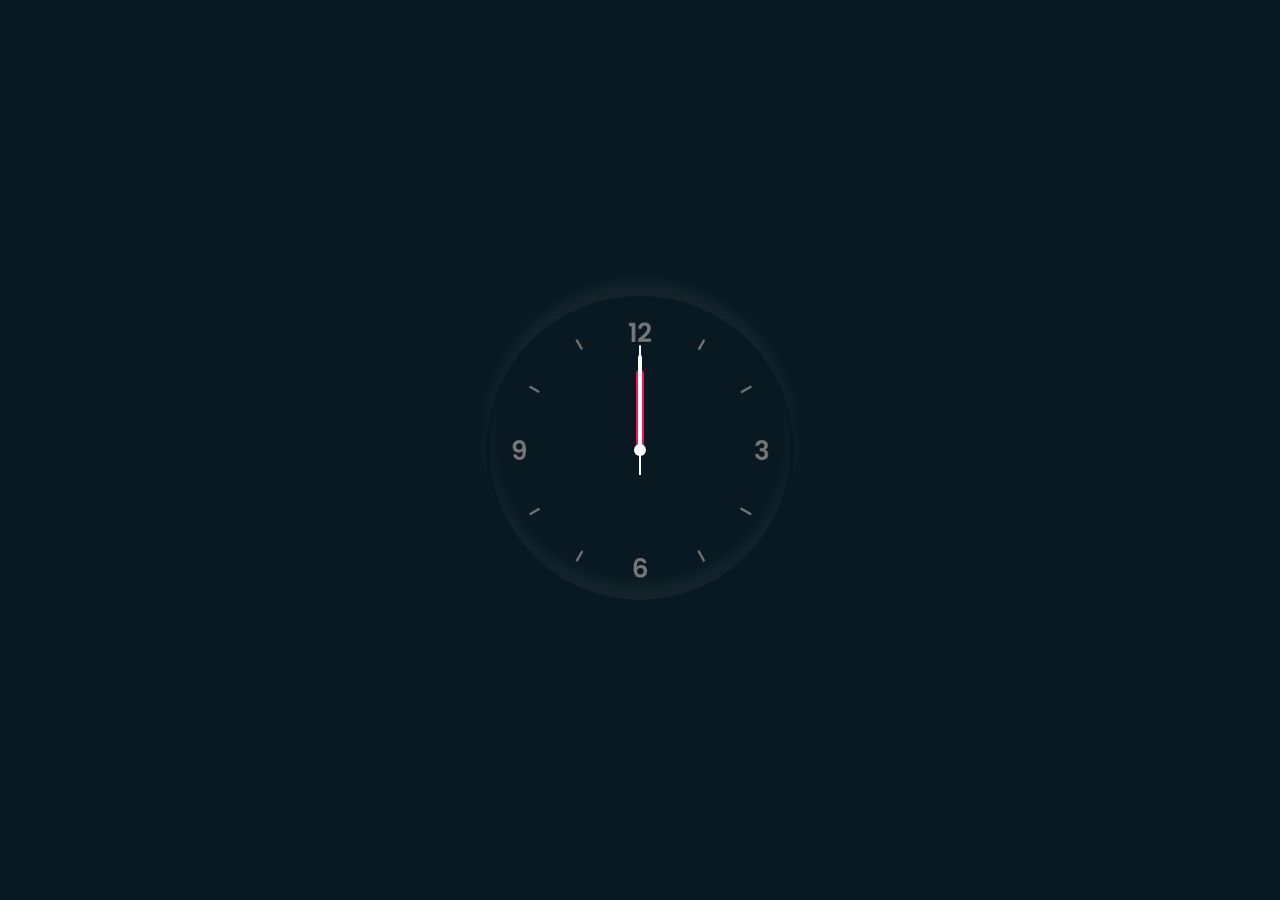
<file: Day 1 - Clock/index.html>
<!DOCTYPE html>
<html lang="en">
  <head>
    <meta charset="UTF-8" />
    <meta name="viewport" content="width=device-width, initial-scale=1.0" />
    <link rel="stylesheet" href="style.css" />
    <title>Clock</title>
  </head>
  <body>
    <div class="clock">
      <div class="hour">
        <div class="hr" id="hr"></div>
      </div>
      <div class="minute">
        <div class="min" id="min"></div>
      </div>
      <div class="second">
        <div class="sec" id="sec"></div>
      </div>
    </div>
    <script type="text/javascript">
      const deg = 6;
      const hr = document.getElementById("hr");
      const min = document.getElementById("min");
      const sec = document.getElementById("sec");

      function clock() {
        let day = new Date();
        let hh = day.getHours() * 30;
        let mm = day.getMinutes() * deg;
        let ss = day.getSeconds() * deg;

        hr.style.transform = `rotateZ(${hh + mm / 12}deg)`;
        min.style.transform = `rotateZ(${mm}deg)`;
        sec.style.transform = `rotateZ(${ss}deg)`;
      }

      setInterval(() => clock(), 1000);
    </script>
  </body>
</html>
</file>
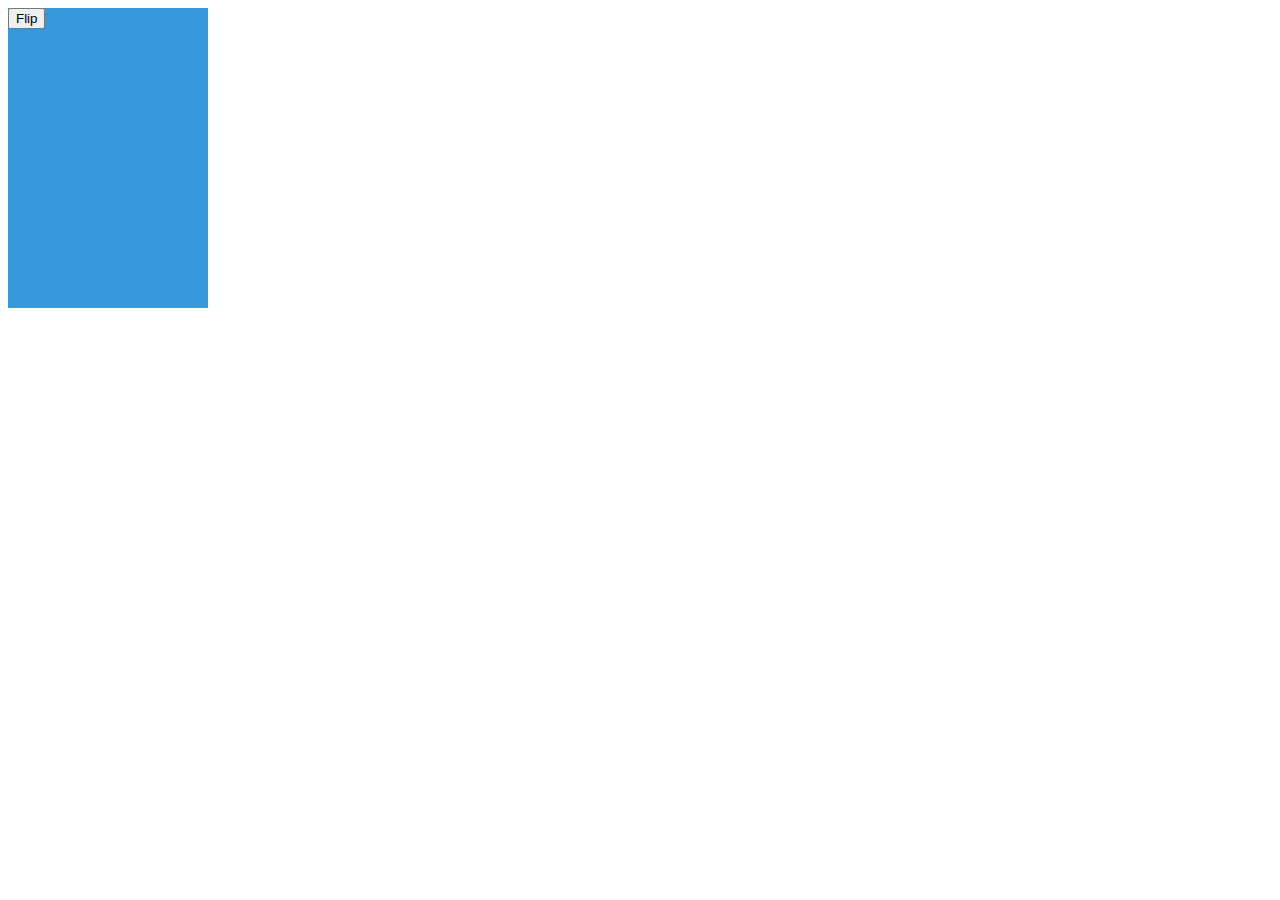
<file: Day 2 - Card Flip/index.html>
<!DOCTYPE html>
<html lang="en">
  <head>
    <meta charset="UTF-8" />
    <meta name="viewport" content="width=device-width, initial-scale=1.0" />
    <link rel="stylesheet" href="style.css" />
    <title>Card Flip</title>
  </head>
  <body>
    <div class="card">
      <div class="card-inner">
        <div class="card-front">
          <button id="front-button">Flip</button>
          <!-- Front content goes here -->
        </div>
        <div class="card-back">
          <button id="back-button">Flip</button>

          <!-- Back content goes here -->
        </div>
      </div>
    </div>
    <script>
      // script.js

      const cardInner = document.querySelector(".card-inner");
      const frontBtn = document.getElementById("front-button");
      const backBtn = document.getElementById("back-button");

      const frontContent = "Front of the Card";
      const backContent = "Back of the Card";

      let isFlipped = false;

      // Function to toggle the card flip
      function toggleFrontFlip() {
        cardInner.style.transform = "rotateY(180deg)";
      }

      frontBtn.addEventListener("click", toggleFrontFlip);
      // Function to toggle the card flip
      function toggleBAckFlip() {
        cardInner.style.transform = "rotateY(0deg)";
      }

      backBtn.addEventListener("click", toggleBAckFlip);
    </script>
  </body>
</html>
</file>
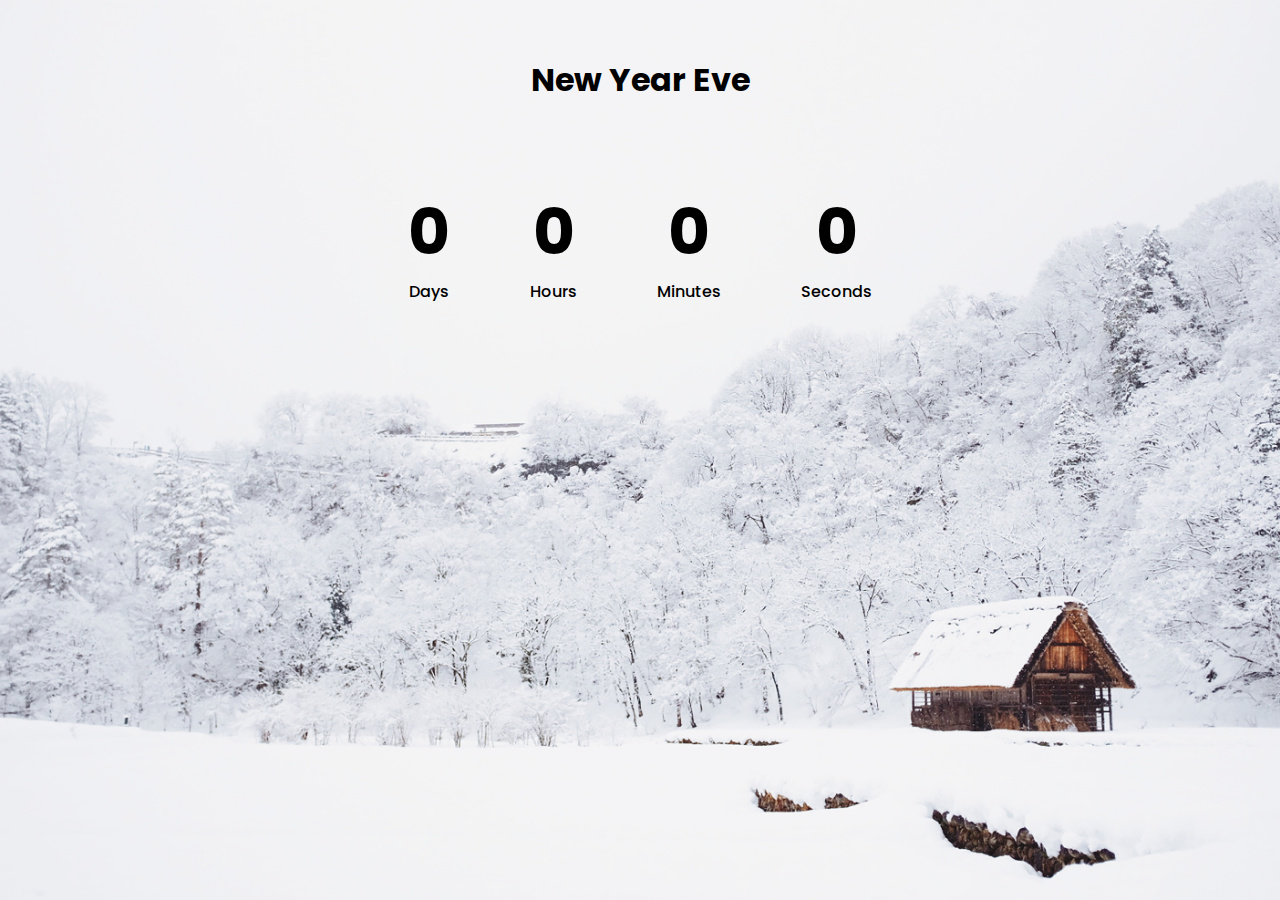
<file: Day 1 - Clock/New Year Eve/index.html>
<!DOCTYPE html>
<html lang="en">
  <head>
    <meta charset="UTF-8" />
    <meta name="viewport" content="width=device-width, initial-scale=1.0" />
    <link rel="stylesheet" href="style.css" />
    <title>New Year Eve</title>
  </head>
  <body>
    <main>
      <h3>New Year Eve</h3>
      <div class="timer">
        <div class="days">
          <p id="day">0</p>
          <span>Days</span>
        </div>
        <div class="hours">
          <p id="hour">0</p>
          <span>hours</span>
        </div>
        <div class="minutes">
          <p id="minute">0</p>
          <span>minutes</span>
        </div>
        <div class="seconds">
          <p id="second">0</p>
          <span>seconds</span>
        </div>
      </div>
    </main>
    <script src="index.js"></script>
  </body>
</html>
</file>
<file: Day 1 - Clock/style.css>
* {
  padding: 0;
  margin: 0;
  box-shadow: border-box;
}

body {
  display: flex;
  justify-content: center;
  align-items: center;
  min-height: 100vh;
  background: #091921;
}

.clock {
  width: 300px;
  height: 300px;
  display: flex;
  justify-content: center;
  align-items: center;
  background-image: url(clock.png);
  background-size: cover;
  border: 4px solid #091921;
  border-radius: 50%;
  box-shadow: 0 -15px 15px rgba(255, 255, 255, 0.05),
    inset 0 -15px 15px rgba(255, 255, 255, 0.05);
}

.clock::before {
  content: "";
  width: 12px;
  height: 12px;
  position: absolute;
  background-color: #fff;
  border-radius: 50%;
  z-index: 10000;
}

.hour,
.minute,
.second {
  position: absolute;
}

.hour,
.hr {
  width: 160px;
  height: 160px;
}

.minute,
.min {
  width: 190px;
  height: 190px;
}

.second,
.sec {
  width: 210px;
  height: 210px;
}

.hr,
.min,
.sec {
  display: flex;
  justify-content: center;
  position: absolute;
  border-radius: 50%;
}

.hr:before {
  content: "";
  position: absolute;
  width: 8px;
  height: 80px;
  background-color: #ff105e;
  border-radius: 6px 6px 0 0;
  z-index: 10;
}

.min:before {
  content: "";
  position: absolute;
  width: 4px;
  height: 90px;
  background-color: #fff;
  border-radius: 6px 6px 0 0;
  z-index: 11;
}

.sec:before {
  content: "";
  position: absolute;
  width: 2px;
  height: 130px;
  background-color: #fff;
  border-radius: 6px 6px 0 0;
  z-index: 12;
}
</file>
<file: Day 2 - Card Flip/style.css>
/* styles.css */

.card {
  /* perspective: 1000px; */
  width: 200px;
  height: 300px;
}

.card-inner {
  width: 100%;
  height: 100%;
  transform-style: preserve-3d;
  transition: transform 0.5s;
}

/* .card:hover .card-inner {
  transform: rotateY(180deg);
} */

.card-front,
.card-back {
  width: 100%;
  height: 100%;
  position: absolute;
  backface-visibility: hidden;
}

.card-front {
  background-color: #3498db;
}

.card-back {
  background-color: #e74c3c;
  transform: rotateY(180deg);
}
</file>
<file: Day 1 - Clock/New Year Eve/style.css>
@import url("https://fonts.googleapis.com/css2?family=Inter:wght@400;600;700&family=Mulish:wght@200;300;400;500;600;700&family=Oxygen:wght@300;400;700&family=Poppins:wght@300;400;500;600&family=Roboto:wght@300;400;500;700&display=swap");

* {
  padding: 0;
  margin: 0;
  box-sizing: border-box;
}

body {
  background-image: url(bg.jpg);
  font-family: "Poppins", sans-serif;
  background-size: cover;
  min-height: 100vh;
  background-position: center center;
}

main {
  display: flex;
  flex-direction: column;
  justify-content: center;
  align-items: center;
  min-height: 40vh;
  gap: 5rem;
}

h3 {
  font-size: 2rem;
}

.timer {
  display: flex;
  justify-content: center;
  align-items: center;
  gap: 5rem;
}
.days,
.hours,
.seconds,
.minutes {
  display: flex;
  flex-direction: column;
  justify-content: center;
  align-items: center;
  text-transform: capitalize;
  font-size: 1rem;
  font-weight: 500;
}

.days p,
.hours p,
.minutes p,
.seconds p {
  font-size: 4rem;
  font-weight: 700;
}
</file>
